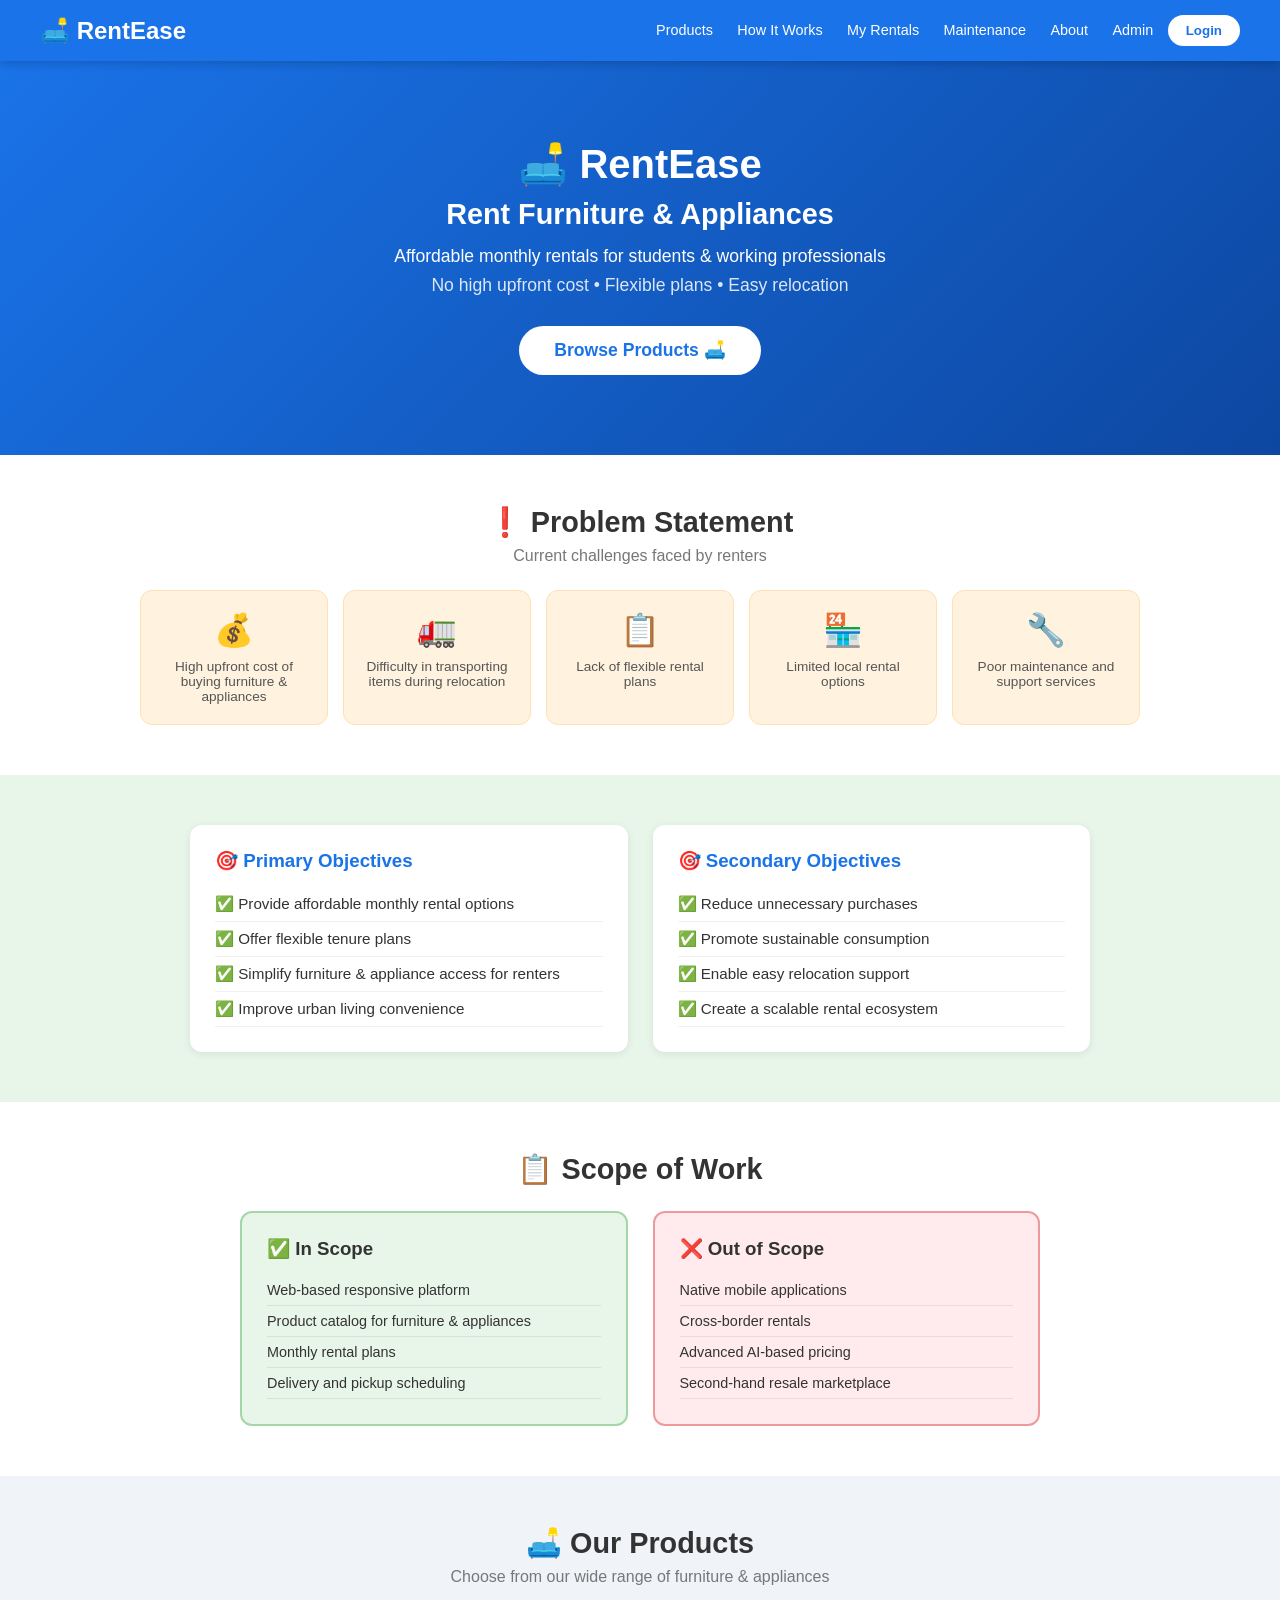
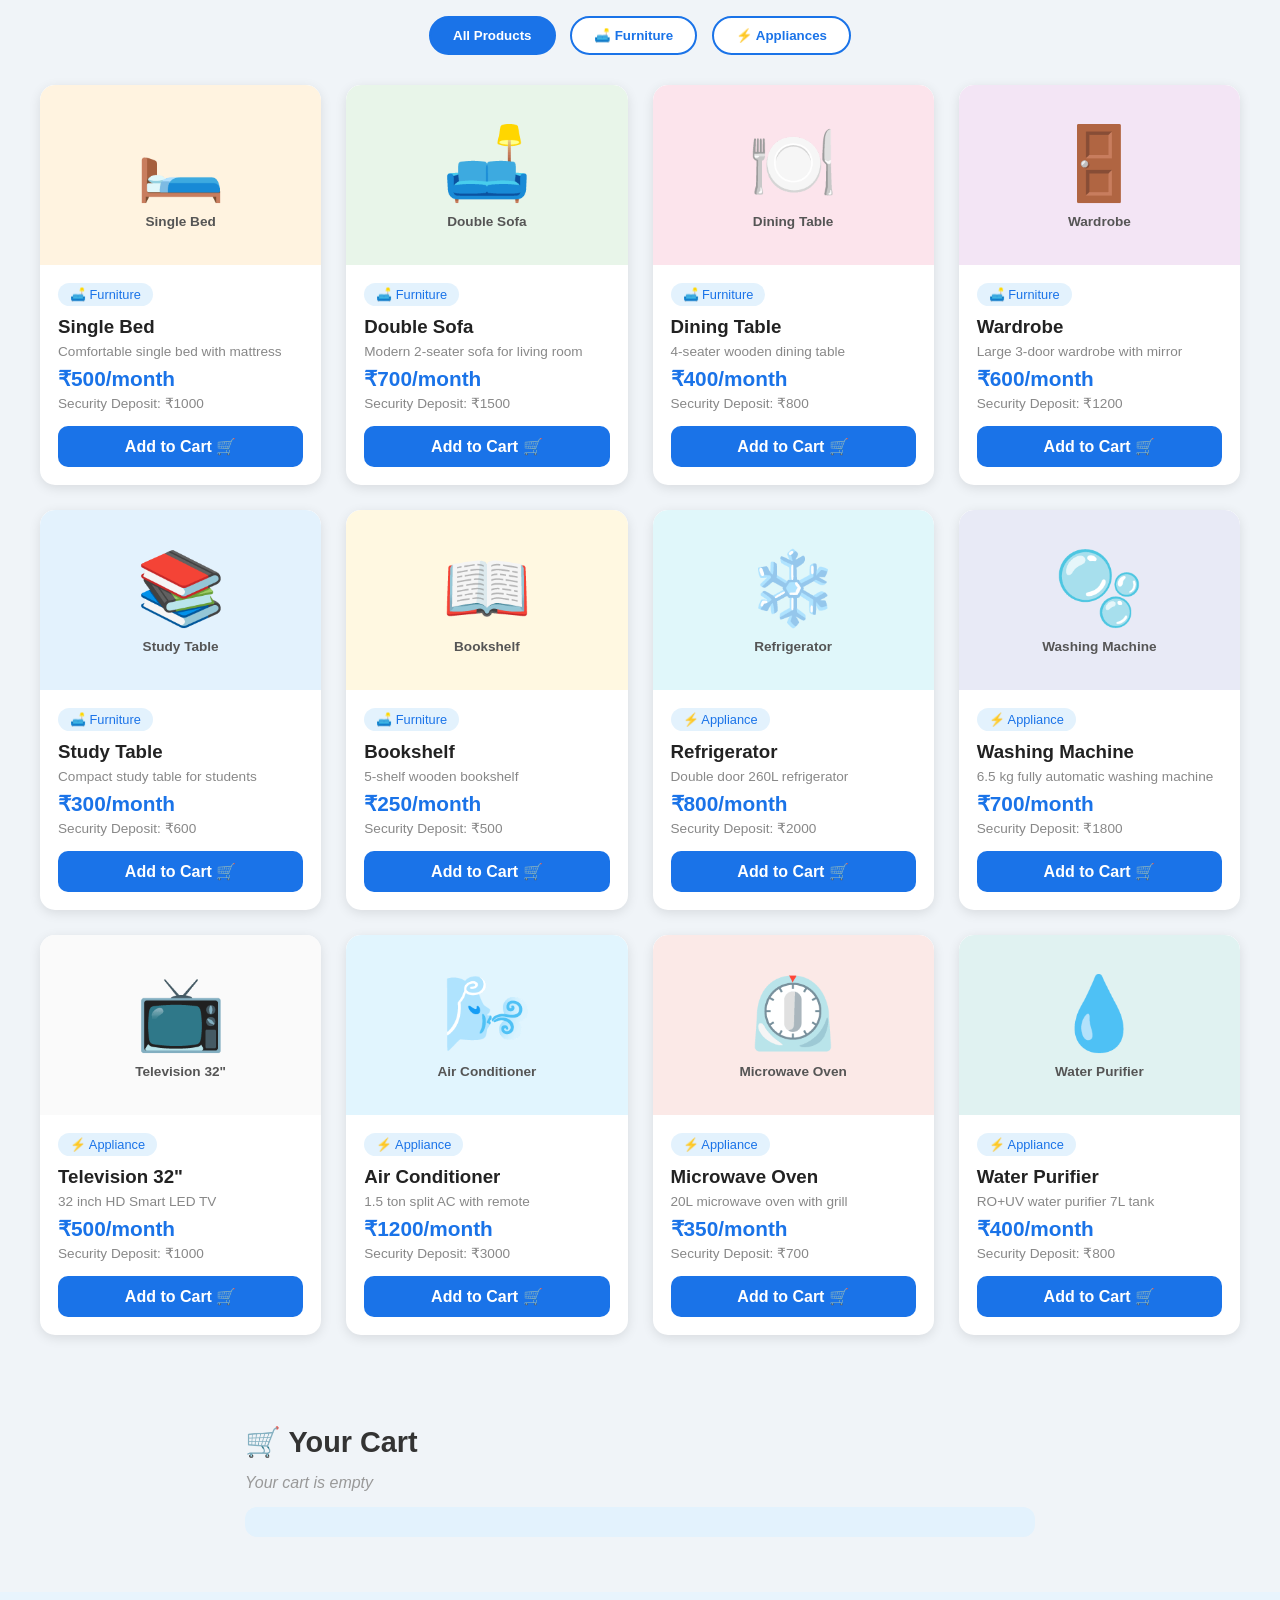
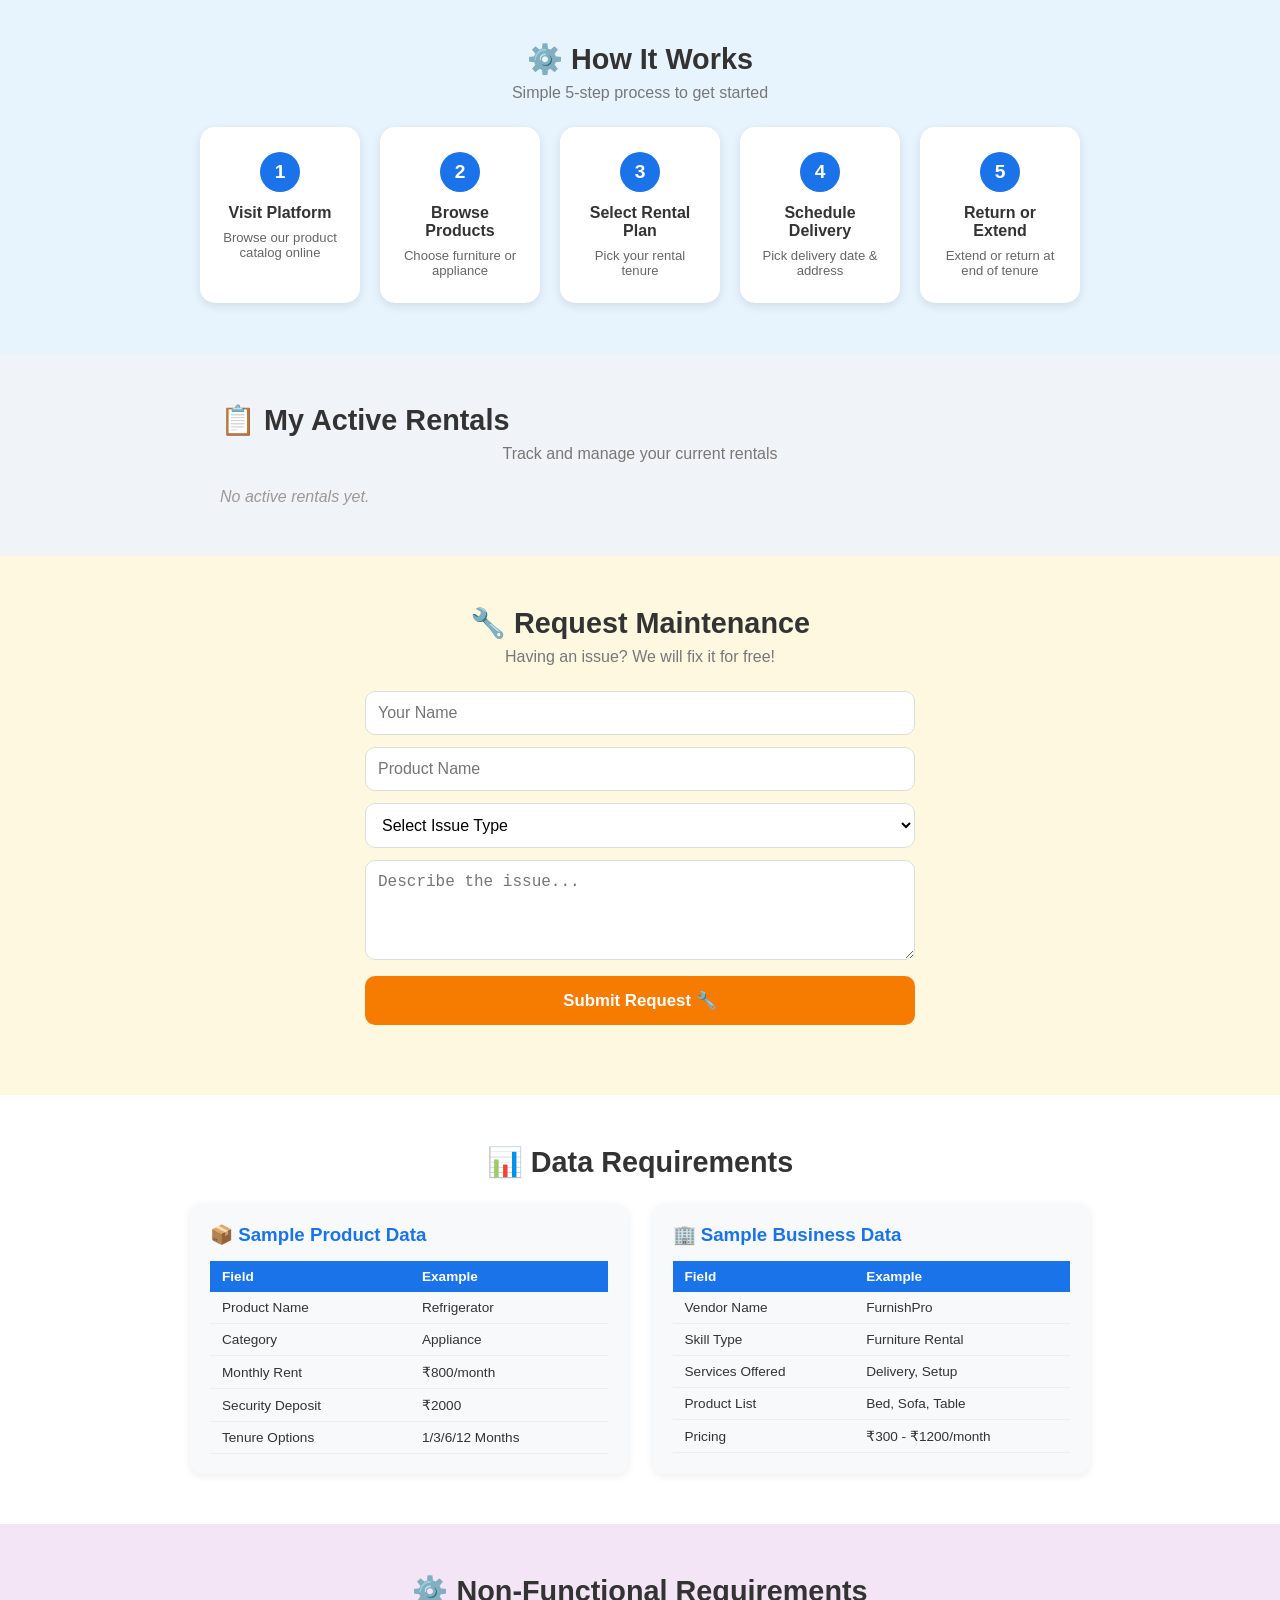
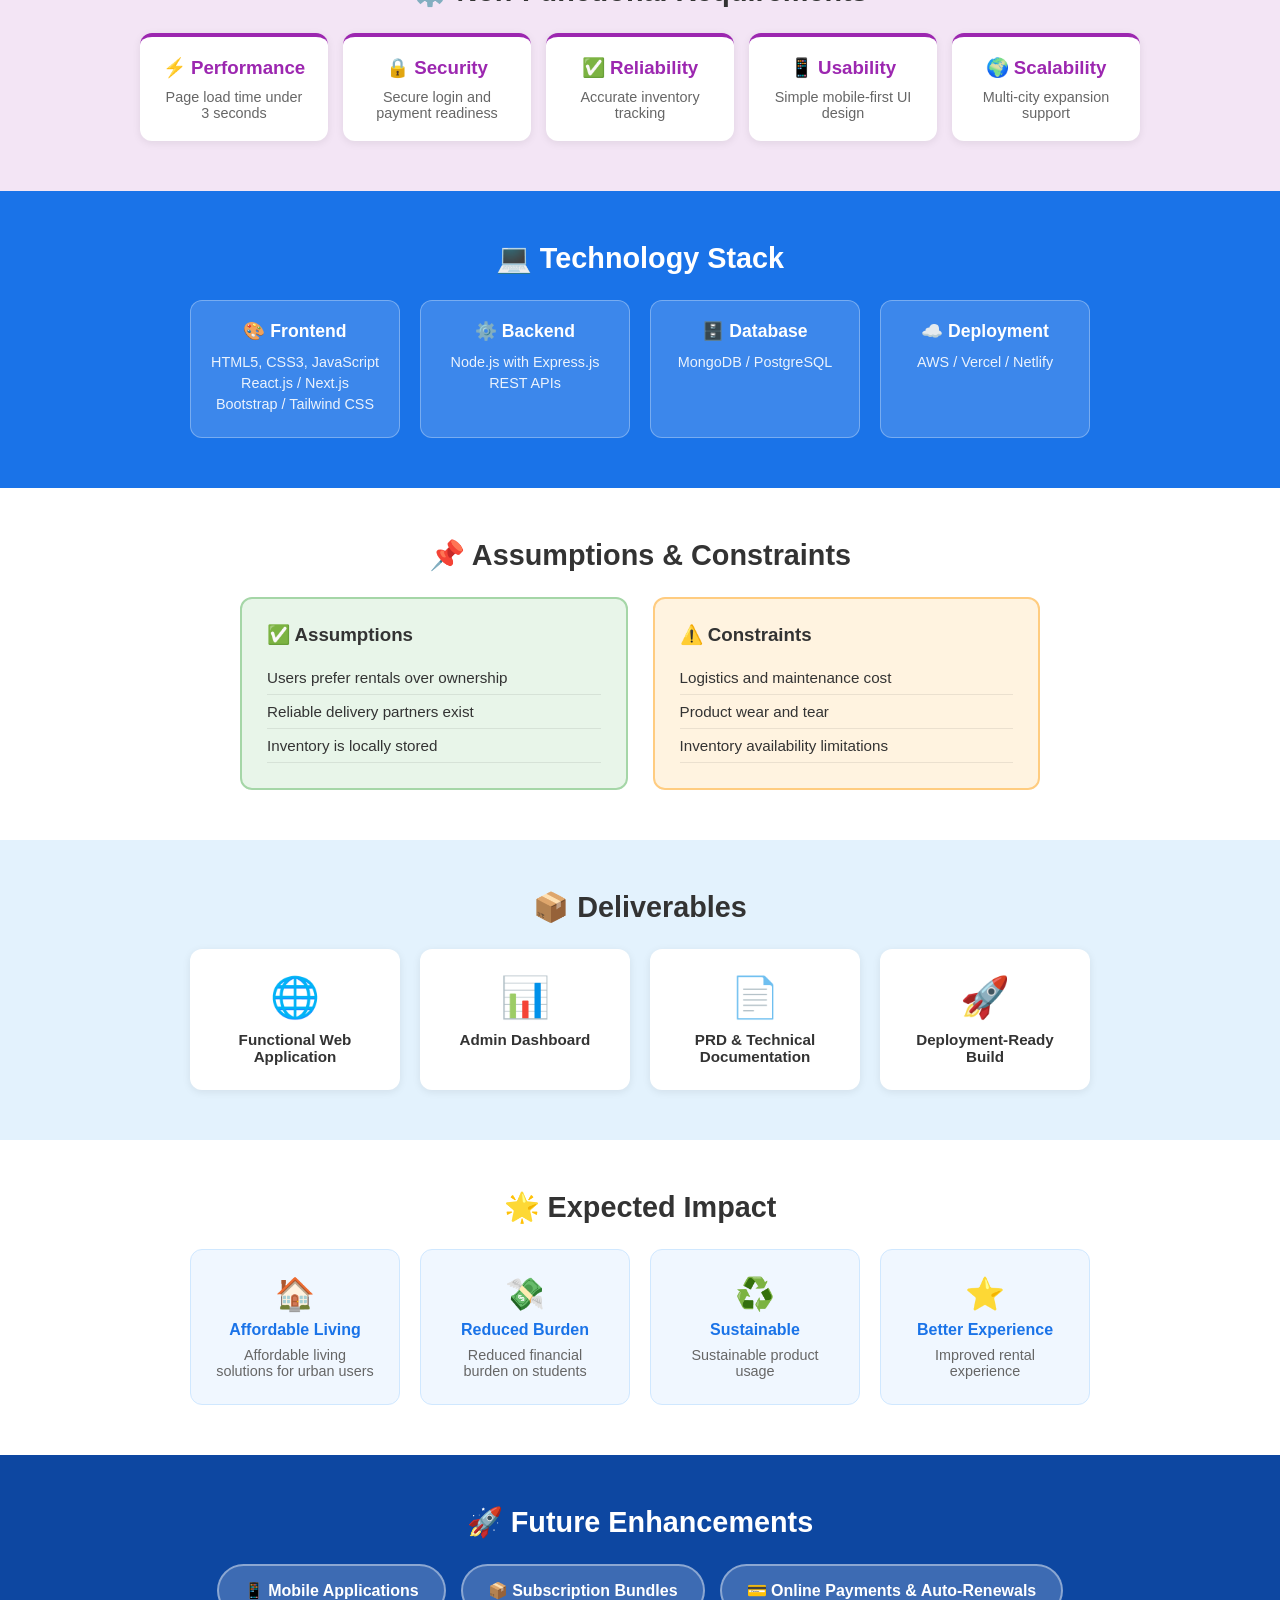
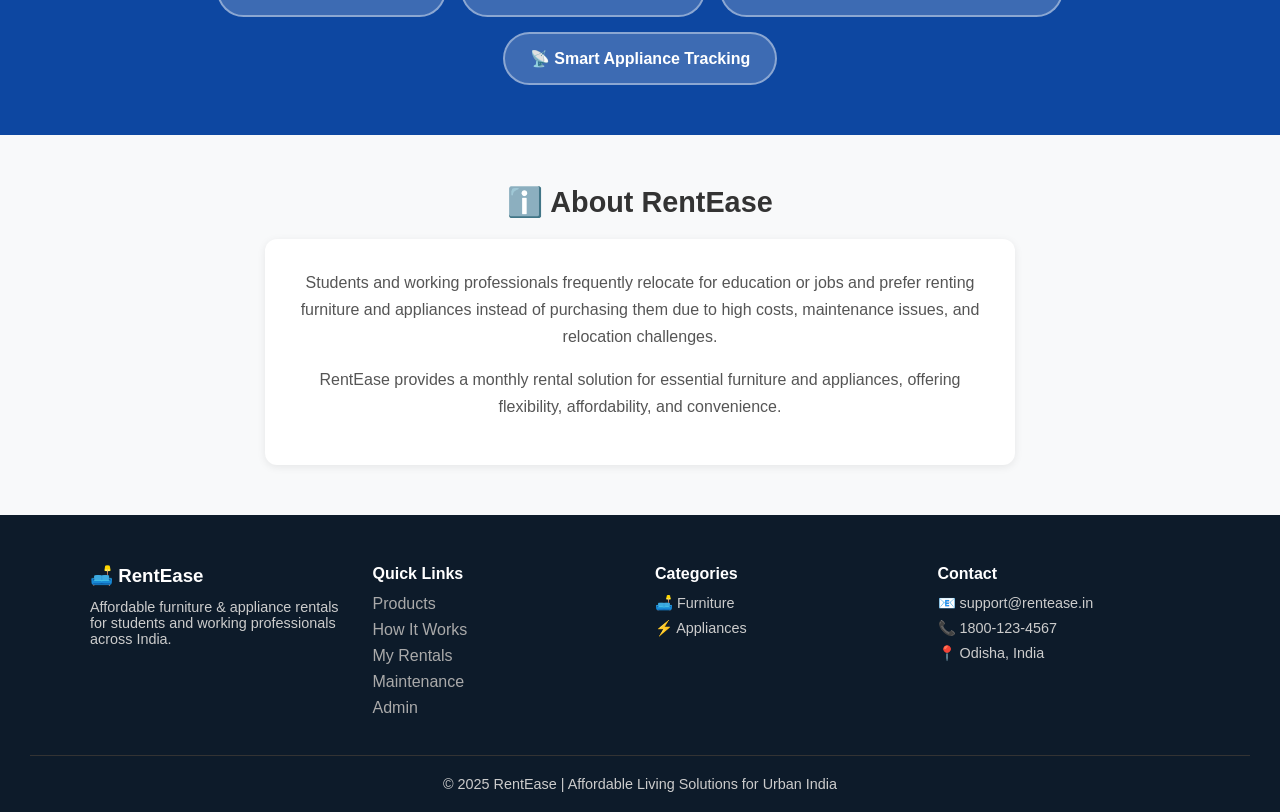
<file: rentease2/index.html>
<!DOCTYPE html>
<html lang="en">
<head>
  <meta charset="UTF-8" />
  <meta name="viewport" content="width=device-width, initial-scale=1.0"/>
  <title>RentEase - Furniture & Appliance Rental</title>
  <link rel="stylesheet" href="style.css" />
</head>
<body>

<!-- NAVBAR -->
<nav class="navbar">
  <div class="logo">🛋️ RentEase</div>
  <div class="nav-links">
    <a href="#products">Products</a>
    <a href="#how">How It Works</a>
    <a href="#rentals">My Rentals</a>
    <a href="#maintenance">Maintenance</a>
    <a href="#about">About</a>
    <a href="admin.html">Admin</a>
    <button onclick="showLogin()" id="loginBtn">Login</button>
  </div>
</nav>

<!-- HERO -->
<section class="hero">
  <div class="hero-content">
    <h1>🛋️ RentEase</h1>
    <h2>Rent Furniture & Appliances</h2>
    <p>Affordable monthly rentals for students & working professionals</p>
    <p class="hero-sub">No high upfront cost • Flexible plans • Easy relocation</p>
    <button onclick="document.getElementById('products').scrollIntoView()">
      Browse Products 🛋️
    </button>
  </div>
</section>

<!-- PROBLEM STATEMENT -->
<section class="problem-section">
  <div class="container">
    <h2>❗ Problem Statement</h2>
    <p class="section-sub">Current challenges faced by renters</p>
    <div class="problem-grid">
      <div class="problem-card">💰<p>High upfront cost of buying furniture & appliances</p></div>
      <div class="problem-card">🚛<p>Difficulty in transporting items during relocation</p></div>
      <div class="problem-card">📋<p>Lack of flexible rental plans</p></div>
      <div class="problem-card">🏪<p>Limited local rental options</p></div>
      <div class="problem-card">🔧<p>Poor maintenance and support services</p></div>
    </div>
  </div>
</section>

<!-- OBJECTIVES -->
<section class="objectives-section">
  <div class="container">
    <div class="obj-grid">
      <div class="obj-box">
        <h3>🎯 Primary Objectives</h3>
        <ul>
          <li>✅ Provide affordable monthly rental options</li>
          <li>✅ Offer flexible tenure plans</li>
          <li>✅ Simplify furniture & appliance access for renters</li>
          <li>✅ Improve urban living convenience</li>
        </ul>
      </div>
      <div class="obj-box">
        <h3>🎯 Secondary Objectives</h3>
        <ul>
          <li>✅ Reduce unnecessary purchases</li>
          <li>✅ Promote sustainable consumption</li>
          <li>✅ Enable easy relocation support</li>
          <li>✅ Create a scalable rental ecosystem</li>
        </ul>
      </div>
    </div>
  </div>
</section>

<!-- SCOPE OF WORK -->
<section class="scope-section">
  <div class="container">
    <h2>📋 Scope of Work</h2>
    <div class="scope-grid">
      <div class="scope-box in-scope">
        <h3>✅ In Scope</h3>
        <ul>
          <li>Web-based responsive platform</li>
          <li>Product catalog for furniture & appliances</li>
          <li>Monthly rental plans</li>
          <li>Delivery and pickup scheduling</li>
        </ul>
      </div>
      <div class="scope-box out-scope">
        <h3>❌ Out of Scope</h3>
        <ul>
          <li>Native mobile applications</li>
          <li>Cross-border rentals</li>
          <li>Advanced AI-based pricing</li>
          <li>Second-hand resale marketplace</li>
        </ul>
      </div>
    </div>
  </div>
</section>

<!-- LOGIN MODAL -->
<div id="loginModal" class="modal hidden">
  <div class="modal-box">
    <h3>🔐 Login / Register</h3>
    <input type="text" id="userName" placeholder="Your Full Name" />
    <input type="email" id="userEmail" placeholder="Email Address" />
    <input type="tel" id="userPhone" placeholder="Phone Number" />
    <input type="password" placeholder="Password" />
    <button onclick="loginUser()">Login / Register</button>
    <button class="close-btn" onclick="closeLogin()">Cancel</button>
  </div>
</div>

<!-- PRODUCTS SECTION -->
<section id="products" class="products-section">
  <h2>🛋️ Our Products</h2>
  <p class="section-sub">Choose from our wide range of furniture & appliances</p>
  <div class="filters">
    <button class="filter-btn active" onclick="filterProducts('all', this)">All Products</button>
    <button class="filter-btn" onclick="filterProducts('furniture', this)">🛋️ Furniture</button>
    <button class="filter-btn" onclick="filterProducts('appliance', this)">⚡ Appliances</button>
  </div>
  <div class="product-grid" id="productGrid"></div>
</section>

<!-- CART SECTION -->
<section class="cart-section">
  <h2>🛒 Your Cart</h2>
  <div id="cartItems"><p class="empty-msg">Your cart is empty</p></div>
  <div id="cartSummary"></div>
  <button onclick="checkout()" id="checkoutBtn" class="hidden checkout-btn">
    Proceed to Checkout →
  </button>
</section>

<!-- CHECKOUT MODAL -->
<div id="checkoutModal" class="modal hidden">
  <div class="modal-box">
    <h3>📦 Delivery Details</h3>
    <input type="text" id="deliveryName" placeholder="Full Name" />
    <input type="text" id="deliveryAddress" placeholder="Full Address with City" />
    <input type="tel" id="deliveryPhone" placeholder="Phone Number" />
    <input type="date" id="deliveryDate" />
    <label>Rental Tenure:</label>
    <select id="tenurePlan" onchange="updateOrderSummary()">
      <option value="1">1 Month</option>
      <option value="3">3 Months (5% off)</option>
      <option value="6">6 Months (10% off)</option>
      <option value="12">12 Months (15% off)</option>
    </select>
    <div id="orderSummaryBox" class="order-summary-box"></div>
    <button onclick="placeOrder()">✅ Place Order</button>
    <button class="close-btn" onclick="closeCheckout()">Cancel</button>
  </div>
</div>

<!-- HOW IT WORKS -->
<section id="how" class="how-section">
  <h2>⚙️ How It Works</h2>
  <p class="section-sub">Simple 5-step process to get started</p>
  <div class="steps">
    <div class="step">
      <div class="step-num">1</div>
      <h4>Visit Platform</h4>
      <p>Browse our product catalog online</p>
    </div>
    <div class="step">
      <div class="step-num">2</div>
      <h4>Browse Products</h4>
      <p>Choose furniture or appliance</p>
    </div>
    <div class="step">
      <div class="step-num">3</div>
      <h4>Select Rental Plan</h4>
      <p>Pick your rental tenure</p>
    </div>
    <div class="step">
      <div class="step-num">4</div>
      <h4>Schedule Delivery</h4>
      <p>Pick delivery date & address</p>
    </div>
    <div class="step">
      <div class="step-num">5</div>
      <h4>Return or Extend</h4>
      <p>Extend or return at end of tenure</p>
    </div>
  </div>
</section>

<!-- MY RENTALS -->
<section id="rentals" class="rentals-section">
  <h2>📋 My Active Rentals</h2>
  <p class="section-sub">Track and manage your current rentals</p>
  <div id="myRentals"><p class="empty-msg">No active rentals yet.</p></div>
</section>

<!-- MAINTENANCE -->
<section id="maintenance" class="maintenance-section">
  <h2>🔧 Request Maintenance</h2>
  <p class="section-sub">Having an issue? We will fix it for free!</p>
  <div class="maintenance-form">
    <input type="text" id="maintName" placeholder="Your Name" />
    <input type="text" id="maintProduct" placeholder="Product Name" />
    <select id="maintIssue">
      <option value="">Select Issue Type</option>
      <option value="Not working">Not Working</option>
      <option value="Physical damage">Physical Damage</option>
      <option value="Missing part">Missing Part</option>
      <option value="Performance issue">Performance Issue</option>
      <option value="Other">Other</option>
    </select>
    <textarea id="maintDesc" placeholder="Describe the issue..."></textarea>
    <button onclick="submitMaintenance()">Submit Request 🔧</button>
  </div>
  <div id="maintRequests"></div>
</section>

<!-- DATA REQUIREMENTS -->
<section class="data-section">
  <div class="container">
    <h2>📊 Data Requirements</h2>
    <div class="data-grid">
      <div class="data-box">
        <h3>📦 Sample Product Data</h3>
        <table class="data-table">
          <tr><th>Field</th><th>Example</th></tr>
          <tr><td>Product Name</td><td>Refrigerator</td></tr>
          <tr><td>Category</td><td>Appliance</td></tr>
          <tr><td>Monthly Rent</td><td>₹800/month</td></tr>
          <tr><td>Security Deposit</td><td>₹2000</td></tr>
          <tr><td>Tenure Options</td><td>1/3/6/12 Months</td></tr>
        </table>
      </div>
      <div class="data-box">
        <h3>🏢 Sample Business Data</h3>
        <table class="data-table">
          <tr><th>Field</th><th>Example</th></tr>
          <tr><td>Vendor Name</td><td>FurnishPro</td></tr>
          <tr><td>Skill Type</td><td>Furniture Rental</td></tr>
          <tr><td>Services Offered</td><td>Delivery, Setup</td></tr>
          <tr><td>Product List</td><td>Bed, Sofa, Table</td></tr>
          <tr><td>Pricing</td><td>₹300 - ₹1200/month</td></tr>
        </table>
      </div>
    </div>
  </div>
</section>

<!-- NON FUNCTIONAL REQUIREMENTS -->
<section class="nfr-section">
  <div class="container">
    <h2>⚙️ Non-Functional Requirements</h2>
    <div class="nfr-grid">
      <div class="nfr-card">
        <h3>⚡ Performance</h3>
        <p>Page load time under 3 seconds</p>
      </div>
      <div class="nfr-card">
        <h3>🔒 Security</h3>
        <p>Secure login and payment readiness</p>
      </div>
      <div class="nfr-card">
        <h3>✅ Reliability</h3>
        <p>Accurate inventory tracking</p>
      </div>
      <div class="nfr-card">
        <h3>📱 Usability</h3>
        <p>Simple mobile-first UI design</p>
      </div>
      <div class="nfr-card">
        <h3>🌍 Scalability</h3>
        <p>Multi-city expansion support</p>
      </div>
    </div>
  </div>
</section>

<!-- TECH STACK -->
<section class="tech-section">
  <div class="container">
    <h2>💻 Technology Stack</h2>
    <div class="tech-grid">
      <div class="tech-card">
        <h3>🎨 Frontend</h3>
        <p>HTML5, CSS3, JavaScript</p>
        <p>React.js / Next.js</p>
        <p>Bootstrap / Tailwind CSS</p>
      </div>
      <div class="tech-card">
        <h3>⚙️ Backend</h3>
        <p>Node.js with Express.js</p>
        <p>REST APIs</p>
      </div>
      <div class="tech-card">
        <h3>🗄️ Database</h3>
        <p>MongoDB / PostgreSQL</p>
      </div>
      <div class="tech-card">
        <h3>☁️ Deployment</h3>
        <p>AWS / Vercel / Netlify</p>
      </div>
    </div>
  </div>
</section>

<!-- ASSUMPTIONS & CONSTRAINTS -->
<section class="ac-section">
  <div class="container">
    <h2>📌 Assumptions & Constraints</h2>
    <div class="ac-grid">
      <div class="ac-box">
        <h3>✅ Assumptions</h3>
        <ul>
          <li>Users prefer rentals over ownership</li>
          <li>Reliable delivery partners exist</li>
          <li>Inventory is locally stored</li>
        </ul>
      </div>
      <div class="ac-box">
        <h3>⚠️ Constraints</h3>
        <ul>
          <li>Logistics and maintenance cost</li>
          <li>Product wear and tear</li>
          <li>Inventory availability limitations</li>
        </ul>
      </div>
    </div>
  </div>
</section>

<!-- DELIVERABLES -->
<section class="deliverables-section">
  <div class="container">
    <h2>📦 Deliverables</h2>
    <div class="deliverables-grid">
      <div class="deliverable-card">🌐<h4>Functional Web Application</h4></div>
      <div class="deliverable-card">📊<h4>Admin Dashboard</h4></div>
      <div class="deliverable-card">📄<h4>PRD & Technical Documentation</h4></div>
      <div class="deliverable-card">🚀<h4>Deployment-Ready Build</h4></div>
    </div>
  </div>
</section>

<!-- EXPECTED IMPACT -->
<section class="impact-section">
  <div class="container">
    <h2>🌟 Expected Impact</h2>
    <div class="impact-grid">
      <div class="impact-card">
        <h3>🏠</h3>
        <h4>Affordable Living</h4>
        <p>Affordable living solutions for urban users</p>
      </div>
      <div class="impact-card">
        <h3>💸</h3>
        <h4>Reduced Burden</h4>
        <p>Reduced financial burden on students</p>
      </div>
      <div class="impact-card">
        <h3>♻️</h3>
        <h4>Sustainable</h4>
        <p>Sustainable product usage</p>
      </div>
      <div class="impact-card">
        <h3>⭐</h3>
        <h4>Better Experience</h4>
        <p>Improved rental experience</p>
      </div>
    </div>
  </div>
</section>

<!-- FUTURE ENHANCEMENTS -->
<section class="future-section">
  <div class="container">
    <h2>🚀 Future Enhancements</h2>
    <div class="future-grid">
      <div class="future-card">📱 Mobile Applications</div>
      <div class="future-card">📦 Subscription Bundles</div>
      <div class="future-card">💳 Online Payments & Auto-Renewals</div>
      <div class="future-card">📡 Smart Appliance Tracking</div>
    </div>
  </div>
</section>

<!-- ABOUT / CONTEXT -->
<section id="about" class="about-section">
  <div class="container">
    <h2>ℹ️ About RentEase</h2>
    <div class="about-content">
      <p>Students and working professionals frequently relocate for education or jobs and prefer renting furniture and appliances instead of purchasing them due to high costs, maintenance issues, and relocation challenges.</p>
      <p>RentEase provides a monthly rental solution for essential furniture and appliances, offering flexibility, affordability, and convenience.</p>
    </div>
  </div>
</section>

<!-- FOOTER -->
<footer>
  <div class="footer-grid">
    <div>
      <h3>🛋️ RentEase</h3>
      <p>Affordable furniture & appliance rentals for students and working professionals across India.</p>
    </div>
    <div>
      <h4>Quick Links</h4>
      <a href="#products">Products</a>
      <a href="#how">How It Works</a>
      <a href="#rentals">My Rentals</a>
      <a href="#maintenance">Maintenance</a>
      <a href="admin.html">Admin</a>
    </div>
    <div>
      <h4>Categories</h4>
      <p>🛋️ Furniture</p>
      <p>⚡ Appliances</p>
    </div>
    <div>
      <h4>Contact</h4>
      <p>📧 support@rentease.in</p>
      <p>📞 1800-123-4567</p>
      <p>📍 Odisha, India</p>
    </div>
  </div>
  <div class="footer-bottom">
    <p>© 2025 RentEase | Affordable Living Solutions for Urban India</p>
  </div>
</footer>

<script src="script.js"></script>
</body>
</html>
</file>
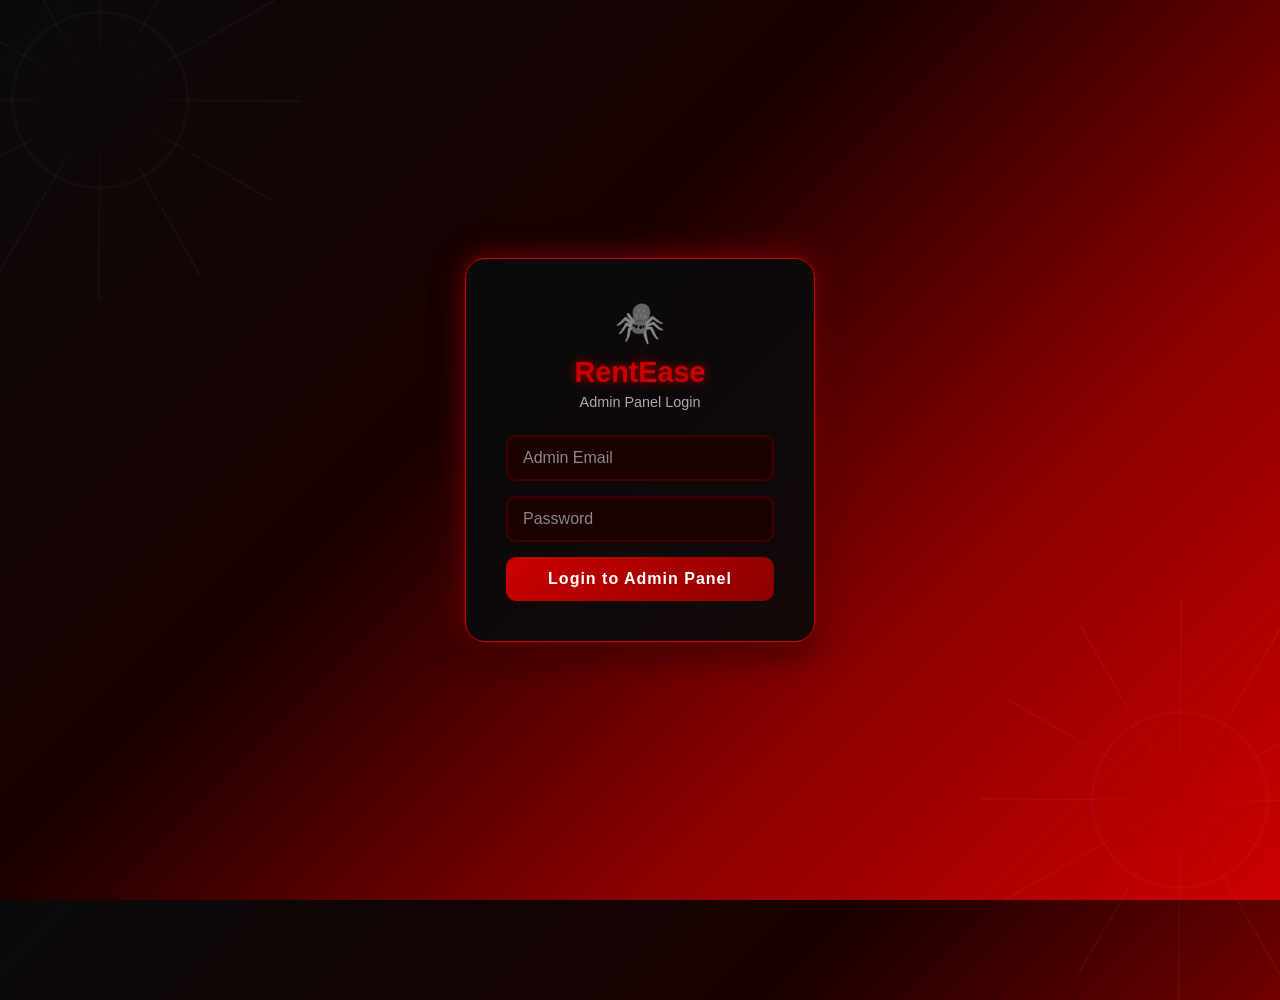
<file: adminlogin.html>
<!DOCTYPE html>
<html>
<head>
<title>RentEase Admin Login</title>
<style>
* { margin:0; padding:0; box-sizing:border-box; }
body {
  background: linear-gradient(135deg, #0a0a0a 0%, #1a0000 40%, #8b0000 70%, #cc0000 100%);
  display: flex;
  justify-content: center;
  align-items: center;
  height: 100vh;
  font-family: Arial;
  position: relative;
  overflow: hidden;
}
body::before {
  content: '';
  position: absolute;
  top: -100px;
  left: -100px;
  width: 400px;
  height: 400px;
  background: radial-gradient(circle, transparent 30%, rgba(255,255,255,0.03) 31%, transparent 32%),
              repeating-conic-gradient(rgba(255,255,255,0.05) 0deg, transparent 1deg, transparent 30deg);
  border-radius: 50%;
}
body::after {
  content: '';
  position: absolute;
  bottom: -100px;
  right: -100px;
  width: 400px;
  height: 400px;
  background: radial-gradient(circle, transparent 30%, rgba(255,255,255,0.03) 31%, transparent 32%),
              repeating-conic-gradient(rgba(255,255,255,0.05) 0deg, transparent 1deg, transparent 30deg);
  border-radius: 50%;
}
.login-box {
  background: rgba(10, 10, 10, 0.92);
  padding: 40px;
  border-radius: 20px;
  width: 350px;
  text-align: center;
  box-shadow: 0 0 30px rgba(204, 0, 0, 0.6), 0 10px 30px rgba(0,0,0,0.8);
  border: 1px solid #cc0000;
  position: relative;
  z-index: 1;
}
.login-box h2 {
  color: #cc0000;
  margin-bottom: 5px;
  font-size: 1.8rem;
  text-shadow: 0 0 10px rgba(204,0,0,0.8);
}
.login-box .subtitle {
  color: #aaa;
  margin-bottom: 25px;
  font-size: 0.9rem;
}
.spider-icon {
  font-size: 2.5rem;
  margin-bottom: 10px;
  display: block;
}
input {
  width: 100%;
  padding: 12px 15px;
  margin-bottom: 15px;
  border: 2px solid #440000;
  border-radius: 10px;
  font-size: 1rem;
  outline: none;
  background: #1a0000;
  color: #fff;
}
input::placeholder { color: #888; }
input:focus {
  border-color: #cc0000;
  box-shadow: 0 0 8px rgba(204,0,0,0.4);
}
button {
  width: 100%;
  padding: 13px;
  background: linear-gradient(135deg, #cc0000, #8b0000);
  color: white;
  border: none;
  border-radius: 10px;
  font-size: 1rem;
  font-weight: bold;
  cursor: pointer;
  letter-spacing: 1px;
  transition: all 0.3s;
}
button:hover {
  background: linear-gradient(135deg, #ff0000, #cc0000);
  box-shadow: 0 0 15px rgba(204,0,0,0.7);
  transform: translateY(-2px);
}
.error {
  color: #ff4444;
  font-size: 0.85rem;
  margin-top: 10px;
  display: none;
}
</style>
</head>
<body>

<div class="login-box">
  <span class="spider-icon">🕷️</span>
  <h2>RentEase</h2>
  <p class="subtitle">Admin Panel Login</p>

  <input type="email" id="email" placeholder="Admin Email"/>
  <input type="password" id="pass" placeholder="Password"/>

  <button onclick="adminLogin()">Login to Admin Panel</button>

  <p class="error" id="errMsg">❌ Wrong Email or Password!</p>
</div>

<script>
function adminLogin() {
  const email = document.getElementById("email").value;
  const pass = document.getElementById("pass").value;
  if(email === "bikashbarik3939@gmail.com" && pass === "bikash123") {
    sessionStorage.setItem("adminLogged", "yes");
    window.location.href = "admin.html";
  } else {
    document.getElementById("errMsg").style.display = "block";
  }
}
</script>
</body>
</html>
</file>
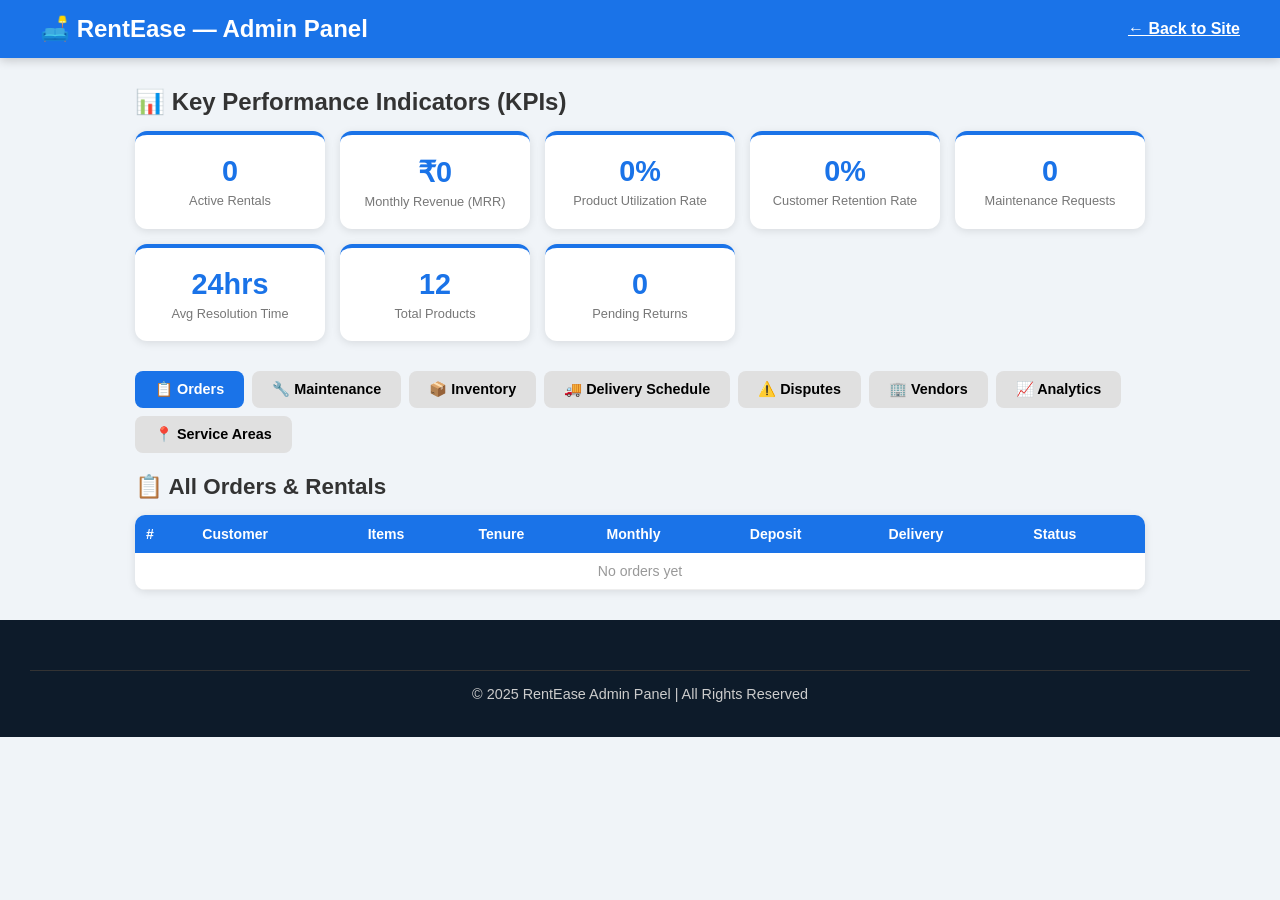
<file: rentease2/admin.html>
<!DOCTYPE html>
<html lang="en">
<head>
  <meta charset="UTF-8"/>
  <title>RentEase - Admin Dashboard</title>
  <link rel="stylesheet" href="style.css"/>
  <style>
    .admin-wrap { max-width: 1050px; margin: 30px auto; padding: 0 20px; }
    .kpi-grid { display: grid; grid-template-columns: repeat(auto-fill, minmax(160px, 1fr)); gap: 15px; margin-bottom: 30px; }
    .kpi-card { background: white; padding: 20px; border-radius: 12px; text-align: center; box-shadow: 0 2px 8px rgba(0,0,0,0.1); border-top: 4px solid #1a73e8; }
    .kpi-card h3 { font-size: 1.8rem; color: #1a73e8; }
    .kpi-card p { color: #777; font-size: 0.8rem; margin-top: 5px; }
    table { width: 100%; border-collapse: collapse; background: white; border-radius: 10px; overflow: hidden; box-shadow: 0 2px 8px rgba(0,0,0,0.1); }
    th { background: #1a73e8; color: white; padding: 11px; text-align: left; font-size: 0.88rem; }
    td { padding: 10px 11px; border-bottom: 1px solid #eee; font-size: 0.88rem; }
    tr:hover { background: #f0f7ff; }
    .tab-btns { margin-bottom: 20px; display: flex; flex-wrap: wrap; gap: 8px; }
    .tab-btn { padding: 10px 20px; border: none; background: #e0e0e0; border-radius: 8px; cursor: pointer; font-size: 0.9rem; font-weight: bold; }
    .tab-btn.active { background: #1a73e8; color: white; }
    .tab-content { display: none; }
    .tab-content.active { display: block; }
    .admin-section { margin-bottom: 30px; }
    .admin-section h2 { margin-bottom: 15px; font-size: 1.4rem; }
    .status-active { color: green; font-weight: bold; }
    .status-return { color: orange; font-weight: bold; }
    .status-pending { color: #e65100; font-weight: bold; }
    .status-resolved { color: green; font-weight: bold; }
    .service-area { background: white; padding: 12px 18px; border-radius: 10px; margin-bottom: 10px; display: flex; justify-content: space-between; align-items: center; box-shadow: 0 1px 4px rgba(0,0,0,0.08); }
    .analytics-grid { display: grid; grid-template-columns: repeat(auto-fill, minmax(220px, 1fr)); gap: 20px; margin-bottom: 25px; }
    .analytics-card { background: white; padding: 20px; border-radius: 12px; box-shadow: 0 2px 8px rgba(0,0,0,0.08); border-left: 5px solid #1a73e8; }
    .analytics-card h4 { color: #777; font-size: 0.85rem; margin-bottom: 8px; }
    .analytics-card h2 { color: #1a73e8; font-size: 1.8rem; }
    .analytics-card p { color: #999; font-size: 0.8rem; margin-top: 5px; }
    .vendor-card { background: white; padding: 20px; border-radius: 12px; margin-bottom: 15px; box-shadow: 0 2px 8px rgba(0,0,0,0.08); border-left: 5px solid #9c27b0; }
    .vendor-card h4 { color: #9c27b0; margin-bottom: 10px; }
    .vendor-card p { font-size: 0.9rem; color: #555; margin-bottom: 5px; }
    .dispute-card { background: white; padding: 20px; border-radius: 12px; margin-bottom: 15px; box-shadow: 0 2px 8px rgba(0,0,0,0.08); border-left: 5px solid #e53935; }
    .dispute-card h4 { color: #e53935; margin-bottom: 10px; }
    .resolve-btn { background: #1a73e8; color: white; border: none; padding: 7px 14px; border-radius: 6px; cursor: pointer; margin-right: 5px; }
    .schedule-card { background: white; padding: 15px 20px; border-radius: 12px; margin-bottom: 12px; box-shadow: 0 2px 6px rgba(0,0,0,0.08); display: flex; justify-content: space-between; align-items: center; }
  </style>
</head>
<body>

<nav class="navbar">
  <div class="logo">🛋️ RentEase — Admin Panel</div>
  <a href="index.html" style="color:white;font-weight:bold">← Back to Site</a>
</nav>

<div class="admin-wrap">

  <!-- KPI CARDS -->
  <h2 style="margin-bottom:15px">📊 Key Performance Indicators (KPIs)</h2>
  <div class="kpi-grid">
    <div class="kpi-card"><h3 id="kpiOrders">0</h3><p>Active Rentals</p></div>
    <div class="kpi-card"><h3 id="kpiMRR">₹0</h3><p>Monthly Revenue (MRR)</p></div>
    <div class="kpi-card"><h3 id="kpiUtil">0%</h3><p>Product Utilization Rate</p></div>
    <div class="kpi-card"><h3 id="kpiRetention">0%</h3><p>Customer Retention Rate</p></div>
    <div class="kpi-card"><h3 id="kpiMaint">0</h3><p>Maintenance Requests</p></div>
    <div class="kpi-card"><h3 id="kpiResTime">24hrs</h3><p>Avg Resolution Time</p></div>
    <div class="kpi-card"><h3>12</h3><p>Total Products</p></div>
    <div class="kpi-card"><h3 id="kpiReturns">0</h3><p>Pending Returns</p></div>
  </div>

  <!-- TABS -->
  <div class="tab-btns">
    <button class="tab-btn active" onclick="showTab('orders',this)">📋 Orders</button>
    <button class="tab-btn" onclick="showTab('maintenance',this)">🔧 Maintenance</button>
    <button class="tab-btn" onclick="showTab('inventory',this)">📦 Inventory</button>
    <button class="tab-btn" onclick="showTab('schedule',this)">🚚 Delivery Schedule</button>
    <button class="tab-btn" onclick="showTab('disputes',this)">⚠️ Disputes</button>
    <button class="tab-btn" onclick="showTab('vendors',this)">🏢 Vendors</button>
    <button class="tab-btn" onclick="showTab('analytics',this)">📈 Analytics</button>
    <button class="tab-btn" onclick="showTab('areas',this)">📍 Service Areas</button>
  </div>

  <!-- ORDERS TAB -->
  <div id="tab-orders" class="tab-content active admin-section">
    <h2>📋 All Orders & Rentals</h2>
    <table>
      <thead>
        <tr><th>#</th><th>Customer</th><th>Items</th><th>Tenure</th><th>Monthly</th><th>Deposit</th><th>Delivery</th><th>Status</th></tr>
      </thead>
      <tbody id="ordersTable">
        <tr><td colspan="8" style="text-align:center;color:#999">No orders yet</td></tr>
      </tbody>
    </table>
  </div>

  <!-- MAINTENANCE TAB -->
  <div id="tab-maintenance" class="tab-content admin-section">
    <h2>🔧 Maintenance Requests</h2>
    <table>
      <thead>
        <tr><th>#</th><th>Customer</th><th>Product</th><th>Issue</th><th>Description</th><th>Status</th><th>Action</th></tr>
      </thead>
      <tbody id="maintTable">
        <tr><td colspan="7" style="text-align:center;color:#999">No requests</td></tr>
      </tbody>
    </table>
  </div>

  <!-- INVENTORY TAB -->
  <div id="tab-inventory" class="tab-content admin-section">
    <h2>📦 Product Inventory & Availability</h2>
    <table>
      <thead>
        <tr><th>#</th><th>Product</th><th>Category</th><th>Monthly Rent</th><th>Deposit</th><th>Availability</th></tr>
      </thead>
      <tbody id="inventoryTable"></tbody>
    </table>
  </div>

  <!-- DELIVERY SCHEDULE TAB -->
  <div id="tab-schedule" class="tab-content admin-section">
    <h2>🚚 Delivery & Pickup Schedule</h2>
    <div id="scheduleList">
      <p style="color:#999">No scheduled deliveries yet.</p>
    </div>
  </div>

  <!-- DISPUTES TAB -->
  <div id="tab-disputes" class="tab-content admin-section">
    <h2>⚠️ Disputes & Damage Claims</h2>
    <div class="dispute-card">
      <h4>🔴 Case #001 - Minor Damage</h4>
      <p>Customer: Rahul Sharma</p>
      <p>Product: Washing Machine</p>
      <p>Issue: Small dent found during return inspection</p>
      <p>Claim Amount: ₹500</p>
      <button class="resolve-btn" onclick="alert('Dispute resolved!')">✅ Resolve</button>
    </div>
    <div class="dispute-card">
      <h4>🔴 Case #002 - Non-Return</h4>
      <p>Customer: Priya Patel</p>
      <p>Product: Refrigerator</p>
      <p>Issue: Customer delayed return by 5 days</p>
      <p>Claim Amount: ₹1000 (penalty)</p>
      <button class="resolve-btn" onclick="alert('Dispute resolved!')">✅ Resolve</button>
    </div>
    <div id="disputeFromOrders"></div>
  </div>

  <!-- VENDORS TAB -->
  <div id="tab-vendors" class="tab-content admin-section">
    <h2>🏢 Vendor / Business Data</h2>
    <div class="vendor-card">
      <h4>🏢 FurnishPro Rentals</h4>
      <p>📋 Skill Type: Furniture Rental & Setup</p>
      <p>🛠️ Services: Delivery, Installation, Pickup</p>
      <p>📦 Products: Bed, Sofa, Dining Table, Wardrobe</p>
      <p>💰 Pricing: ₹250 - ₹700/month</p>
      <p style="color:green;font-weight:bold">● Active Partner</p>
    </div>
    <div class="vendor-card">
      <h4>🏢 ApplianceHub Services</h4>
      <p>📋 Skill Type: Appliance Rental & Maintenance</p>
      <p>🛠️ Services: Delivery, Demo, Repair, Pickup</p>
      <p>📦 Products: Fridge, AC, TV, Washing Machine</p>
      <p>💰 Pricing: ₹350 - ₹1200/month</p>
      <p style="color:green;font-weight:bold">● Active Partner</p>
    </div>
    <div class="vendor-card">
      <h4>🏢 QuickFix Maintenance</h4>
      <p>📋 Skill Type: Repair & Maintenance</p>
      <p>🛠️ Services: On-site repair, spare parts</p>
      <p>📦 Products: All appliances</p>
      <p>💰 Pricing: ₹200 - ₹500/visit</p>
      <p style="color:green;font-weight:bold">● Active Partner</p>
    </div>
  </div>

  <!-- ANALYTICS TAB -->
  <div id="tab-analytics" class="tab-content admin-section">
    <h2>📈 Reports & Analytics</h2>
    <div class="analytics-grid">
      <div class="analytics-card">
        <h4>Total Revenue (All Time)</h4>
        <h2 id="anaTotal">₹0</h2>
        <p>From all completed rentals</p>
      </div>
      <div class="analytics-card">
        <h4>Most Rented Product</h4>
        <h2 id="anaMost">-</h2>
        <p>Based on order history</p>
      </div>
      <div class="analytics-card">
        <h4>Total Customers</h4>
        <h2 id="anaCust">0</h2>
        <p>Unique customers served</p>
      </div>
      <div class="analytics-card">
        <h4>Maintenance Resolved</h4>
        <h2 id="anaResolved">0</h2>
        <p>Successfully fixed issues</p>
      </div>
    </div>
    <h3 style="margin-bottom:15px">📋 Category Wise Orders</h3>
    <table>
      <thead>
        <tr><th>Category</th><th>Total Orders</th><th>Revenue</th><th>%Share</th></tr>
      </thead>
      <tbody id="categoryTable"></tbody>
    </table>
  </div>

  <!-- SERVICE AREAS TAB -->
  <div id="tab-areas" class="tab-content admin-section">
    <h2>📍 Service Areas</h2>
    <div id="serviceAreas"></div>
  </div>

</div>

<footer>
  <div class="footer-bottom" style="background:#0d1b2a;color:#ccc;padding:15px;text-align:center">
    © 2025 RentEase Admin Panel | All Rights Reserved
  </div>
</footer>

<script>
const orders = JSON.parse(localStorage.getItem("rentease_orders") || "[]");
const maintenance = JSON.parse(localStorage.getItem("rentease_maintenance") || "[]");

const products = [
  { id:1, name:"Single Bed", category:"Furniture", rent:500, deposit:1000 },
  { id:2, name:"Double Sofa", category:"Furniture", rent:700, deposit:1500 },
  { id:3, name:"Dining Table", category:"Furniture", rent:400, deposit:800 },
  { id:4, name:"Wardrobe", category:"Furniture", rent:600, deposit:1200 },
  { id:5, name:"Study Table", category:"Furniture", rent:300, deposit:600 },
  { id:6, name:"Bookshelf", category:"Furniture", rent:250, deposit:500 },
  { id:7, name:"Refrigerator", category:"Appliance", rent:800, deposit:2000 },
  { id:8, name:"Washing Machine", category:"Appliance", rent:700, deposit:1800 },
  { id:9, name:'Television 32"', category:"Appliance", rent:500, deposit:1000 },
  { id:10, name:"Air Conditioner", category:"Appliance", rent:1200, deposit:3000 },
  { id:11, name:"Microwave Oven", category:"Appliance", rent:350, deposit:700 },
  { id:12, name:"Water Purifier", category:"Appliance", rent:400, deposit:800 },
];

const serviceAreas = ["Bhubaneswar","Cuttack","Puri","Rourkela","Sambalpur","Berhampur","Hyderabad","Bangalore","Pune","Chennai"];

// KPIs
const activeOrders = orders.filter(o => o.status === "Active" || o.status === "Extended");
const mrr = orders.reduce((s,o) => s + (o.monthlyRent || 0), 0);
const returns = orders.filter(o => o.status === "Return Scheduled").length;
const utilRate = Math.round((orders.length / (products.length * 2)) * 100);
const retention = orders.length > 1 ? Math.round((orders.length / (orders.length + 2)) * 100) : 0;

document.getElementById("kpiOrders").textContent = activeOrders.length;
document.getElementById("kpiMRR").textContent = `₹${mrr}`;
document.getElementById("kpiUtil").textContent = `${Math.min(utilRate, 100)}%`;
document.getElementById("kpiRetention").textContent = `${retention}%`;
document.getElementById("kpiMaint").textContent = maintenance.length;
document.getElementById("kpiReturns").textContent = returns;

// Orders Table
const ordersTable = document.getElementById("ordersTable");
if (orders.length > 0) {
  ordersTable.innerHTML = orders.map((o,i) => `
    <tr>
      <td>${i+1}</td>
      <td>${o.customer}<br><small style="color:#999">${o.phone||""}</small></td>
      <td>${o.items.map(x=>x.name).join(", ")}</td>
      <td>${o.tenure}</td>
      <td>₹${o.monthlyRent}</td>
      <td>₹${o.deposit}</td>
      <td>${o.deliveryDate}</td>
      <td class="${o.status==="Active"?"status-active":o.status==="Return Scheduled"?"status-return":"status-active"}">${o.status}</td>
    </tr>
  `).join("");
}

// Maintenance Table
const maintTable = document.getElementById("maintTable");
if (maintenance.length > 0) {
  maintTable.innerHTML = maintenance.map((m,i) => `
    <tr>
      <td>${i+1}</td>
      <td>${m.name}</td>
      <td>${m.product}</td>
      <td>${m.issue}</td>
      <td>${m.desc}</td>
      <td class="${m.status==="Resolved"?"status-resolved":"status-pending"}">${m.status}</td>
      <td><button class="resolve-btn" onclick="resolveMaint(${i})">Resolve ✓</button></td>
    </tr>
  `).join("");
}

// Inventory
document.getElementById("inventoryTable").innerHTML = products.map((p,i) => `
  <tr>
    <td>${i+1}</td>
    <td>${p.name}</td>
    <td>${p.category}</td>
    <td>₹${p.rent}/month</td>
    <td>₹${p.deposit}</td>
    <td style="color:green;font-weight:bold">● Available</td>
  </tr>
`).join("");

// Delivery Schedule
const scheduleList = document.getElementById("scheduleList");
if (orders.length > 0) {
  scheduleList.innerHTML = orders.map((o,i) => `
    <div class="schedule-card">
      <div>
        <strong>${o.customer}</strong>
        <p style="font-size:0.85rem;color:#777">${o.items.map(x=>x.name).join(", ")}</p>
        <p style="font-size:0.85rem;color:#777">📍 ${o.address}</p>
      </div>
      <div style="text-align:right">
        <p style="font-weight:bold;color:#1a73e8">📅 ${o.deliveryDate}</p>
        <p style="font-size:0.85rem;color:${o.status==="Return Scheduled"?"orange":"green"}">${o.status}</p>
      </div>
    </div>
  `).join("");
}

// Analytics
const totalRevenue = orders.reduce((s,o) => s + (o.monthlyRent * parseInt(o.tenure) || 0), 0);
document.getElementById("anaTotal").textContent = `₹${totalRevenue}`;
document.getElementById("anaCust").textContent = orders.length;
const resolved = maintenance.filter(m => m.status === "Resolved").length;
document.getElementById("anaResolved").textContent = resolved;

// Most rented
if (orders.length > 0) {
  const itemCount = {};
  orders.forEach(o => o.items.forEach(item => {
    itemCount[item.name] = (itemCount[item.name] || 0) + 1;
  }));
  const most = Object.keys(itemCount).sort((a,b) => itemCount[b]-itemCount[a])[0];
  document.getElementById("anaMost").textContent = most || "-";
}

// Category table
const furnitureOrders = orders.filter(o => o.items.some(i => i.category === "furniture"));
const applianceOrders = orders.filter(o => o.items.some(i => i.category === "appliance"));
const furRev = furnitureOrders.reduce((s,o) => s + (o.monthlyRent||0), 0);
const appRev = applianceOrders.reduce((s,o) => s + (o.monthlyRent||0), 0);
const total = furRev + appRev || 1;
document.getElementById("categoryTable").innerHTML = `
  <tr><td>🛋️ Furniture</td><td>${furnitureOrders.length}</td><td>₹${furRev}</td><td>${Math.round(furRev/total*100)}%</td></tr>
  <tr><td>⚡ Appliances</td><td>${applianceOrders.length}</td><td>₹${appRev}</td><td>${Math.round(appRev/total*100)}%</td></tr>
`;

// Service Areas
document.getElementById("serviceAreas").innerHTML = serviceAreas.map(area => `
  <div class="service-area">
    <span>📍 ${area}</span>
    <span style="color:green;font-weight:bold">● Active</span>
  </div>
`).join("");

// Tabs
function showTab(name, btn) {
  document.querySelectorAll(".tab-content").forEach(t => t.classList.remove("active"));
  document.querySelectorAll(".tab-btn").forEach(b => b.classList.remove("active"));
  document.getElementById("tab-"+name).classList.add("active");
  btn.classList.add("active");
}

function resolveMaint(index) {
  const data = JSON.parse(localStorage.getItem("rentease_maintenance") || "[]");
  data[index].status = "Resolved";
  localStorage.setItem("rentease_maintenance", JSON.stringify(data));
  location.reload();
}
</script>
</body>
</html>
</file>
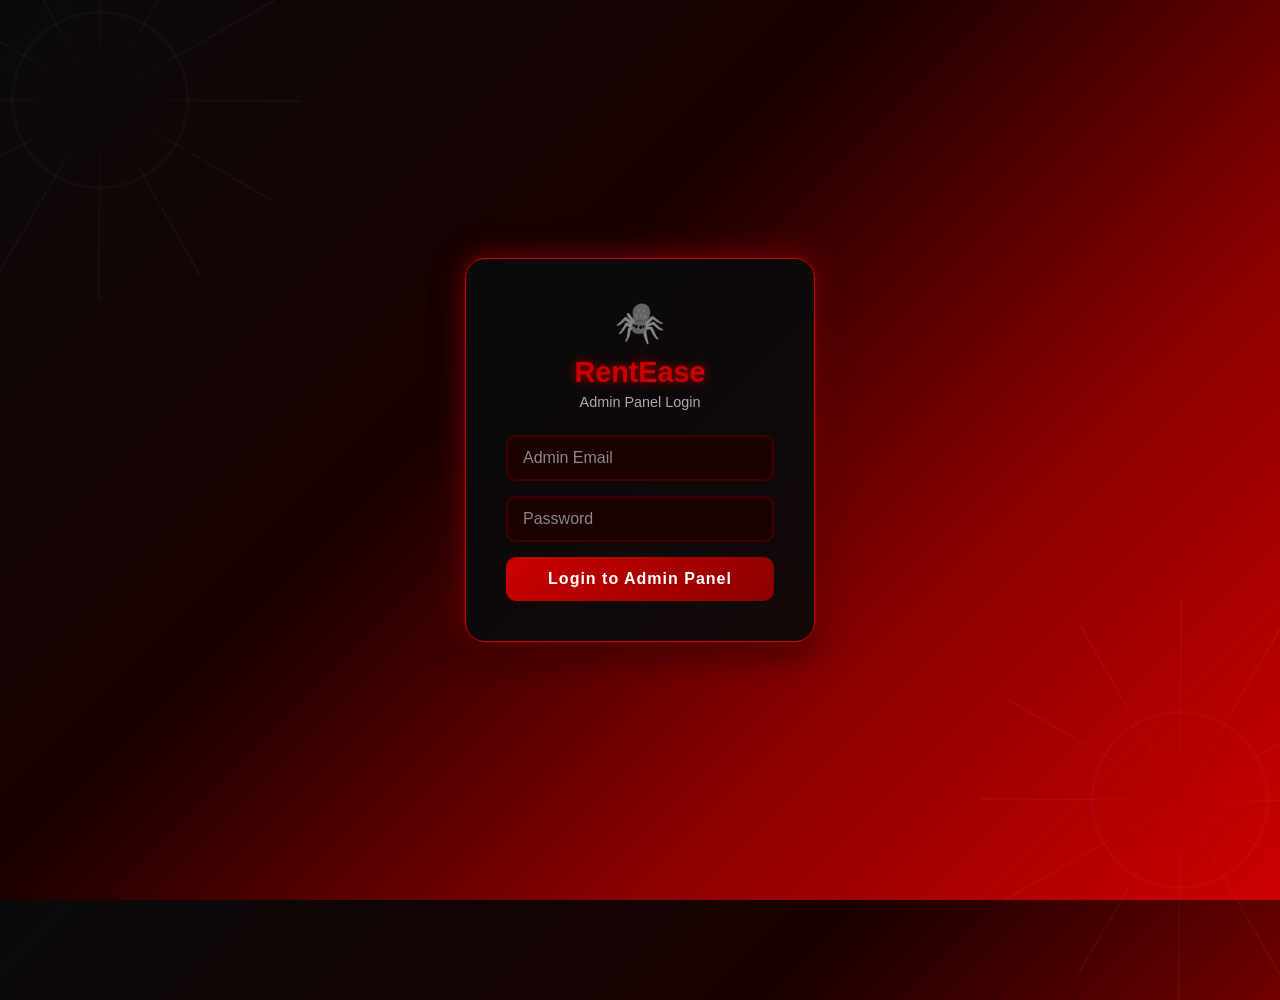
<file: rentease2/adminlogin.html>
<!DOCTYPE html>
<html>
<head>
<title>RentEase Admin Login</title>
<style>
* { margin:0; padding:0; box-sizing:border-box; }
body {
  background: linear-gradient(135deg, #0a0a0a 0%, #1a0000 40%, #8b0000 70%, #cc0000 100%);
  display: flex;
  justify-content: center;
  align-items: center;
  height: 100vh;
  font-family: Arial;
  position: relative;
  overflow: hidden;
}
body::before {
  content: '';
  position: absolute;
  top: -100px;
  left: -100px;
  width: 400px;
  height: 400px;
  background: radial-gradient(circle, transparent 30%, rgba(255,255,255,0.03) 31%, transparent 32%),
              repeating-conic-gradient(rgba(255,255,255,0.05) 0deg, transparent 1deg, transparent 30deg);
  border-radius: 50%;
}
body::after {
  content: '';
  position: absolute;
  bottom: -100px;
  right: -100px;
  width: 400px;
  height: 400px;
  background: radial-gradient(circle, transparent 30%, rgba(255,255,255,0.03) 31%, transparent 32%),
              repeating-conic-gradient(rgba(255,255,255,0.05) 0deg, transparent 1deg, transparent 30deg);
  border-radius: 50%;
}
.login-box {
  background: rgba(10, 10, 10, 0.92);
  padding: 40px;
  border-radius: 20px;
  width: 350px;
  text-align: center;
  box-shadow: 0 0 30px rgba(204, 0, 0, 0.6), 0 10px 30px rgba(0,0,0,0.8);
  border: 1px solid #cc0000;
  position: relative;
  z-index: 1;
}
.login-box h2 {
  color: #cc0000;
  margin-bottom: 5px;
  font-size: 1.8rem;
  text-shadow: 0 0 10px rgba(204,0,0,0.8);
}
.login-box .subtitle {
  color: #aaa;
  margin-bottom: 25px;
  font-size: 0.9rem;
}
.spider-icon {
  font-size: 2.5rem;
  margin-bottom: 10px;
  display: block;
}
input {
  width: 100%;
  padding: 12px 15px;
  margin-bottom: 15px;
  border: 2px solid #440000;
  border-radius: 10px;
  font-size: 1rem;
  outline: none;
  background: #1a0000;
  color: #fff;
}
input::placeholder { color: #888; }
input:focus {
  border-color: #cc0000;
  box-shadow: 0 0 8px rgba(204,0,0,0.4);
}
button {
  width: 100%;
  padding: 13px;
  background: linear-gradient(135deg, #cc0000, #8b0000);
  color: white;
  border: none;
  border-radius: 10px;
  font-size: 1rem;
  font-weight: bold;
  cursor: pointer;
  letter-spacing: 1px;
  transition: all 0.3s;
}
button:hover {
  background: linear-gradient(135deg, #ff0000, #cc0000);
  box-shadow: 0 0 15px rgba(204,0,0,0.7);
  transform: translateY(-2px);
}
.error {
  color: #ff4444;
  font-size: 0.85rem;
  margin-top: 10px;
  display: none;
}
</style>
</head>
<body>

<div class="login-box">
  <span class="spider-icon">🕷️</span>
  <h2>RentEase</h2>
  <p class="subtitle">Admin Panel Login</p>

  <input type="email" id="email" placeholder="Admin Email"/>
  <input type="password" id="pass" placeholder="Password"/>

  <button onclick="adminLogin()">Login to Admin Panel</button>

  <p class="error" id="errMsg">❌ Wrong Email or Password!</p>
</div>

<script>
function adminLogin() {
  const email = document.getElementById("email").value;
  const pass = document.getElementById("pass").value;
  if(email === "bikashbarik3939@gmail.com" && pass === "bikash123") {
    sessionStorage.setItem("adminLogged", "yes");
    window.location.href = "admin.html";
  } else {
    document.getElementById("errMsg").style.display = "block";
  }
}
</script>
</body>
</html>
</file>
<file: rentease2/style.css>
* { margin: 0; padding: 0; box-sizing: border-box; }
body { font-family: Arial, sans-serif; background: #f0f4f8; color: #333; }
.container { max-width: 1100px; margin: 0 auto; padding: 0 20px; }

/* NAVBAR */
.navbar {
  background: #1a73e8;
  color: white;
  padding: 15px 40px;
  display: flex;
  justify-content: space-between;
  align-items: center;
  position: sticky;
  top: 0;
  z-index: 100;
  box-shadow: 0 2px 10px rgba(0,0,0,0.2);
}
.logo { font-size: 1.5rem; font-weight: bold; }
.nav-links a {
  color: white;
  text-decoration: none;
  margin: 0 10px;
  font-size: 0.9rem;
}
.nav-links button {
  background: white;
  color: #1a73e8;
  border: none;
  padding: 8px 18px;
  border-radius: 20px;
  cursor: pointer;
  font-weight: bold;
}

/* HERO */
.hero {
  background: linear-gradient(135deg, #1a73e8, #0d47a1);
  color: white;
  text-align: center;
  padding: 80px 20px;
}
.hero h1 { font-size: 2.5rem; margin-bottom: 10px; }
.hero h2 { font-size: 1.8rem; margin-bottom: 15px; }
.hero p { font-size: 1.1rem; margin-bottom: 8px; }
.hero-sub { opacity: 0.85; margin-bottom: 30px !important; }
.hero button {
  background: white;
  color: #1a73e8;
  padding: 14px 35px;
  border: none;
  border-radius: 30px;
  font-size: 1.1rem;
  cursor: pointer;
  font-weight: bold;
}

/* PROBLEM */
.problem-section {
  padding: 50px 20px;
  background: white;
  text-align: center;
}
.problem-section h2 { font-size: 1.8rem; margin-bottom: 8px; }
.problem-grid {
  display: grid;
  grid-template-columns: repeat(auto-fill, minmax(180px, 1fr));
  gap: 15px;
  margin-top: 25px;
  max-width: 1000px;
  margin-left: auto;
  margin-right: auto;
}
.problem-card {
  background: #fff3e0;
  padding: 20px;
  border-radius: 12px;
  font-size: 2rem;
  text-align: center;
  border: 1px solid #ffe0b2;
}
.problem-card p { font-size: 0.85rem; margin-top: 10px; color: #555; }

/* OBJECTIVES */
.objectives-section {
  padding: 50px 20px;
  background: #e8f5e9;
}
.obj-grid {
  display: grid;
  grid-template-columns: 1fr 1fr;
  gap: 25px;
  max-width: 900px;
  margin: 0 auto;
}
.obj-box {
  background: white;
  padding: 25px;
  border-radius: 12px;
  box-shadow: 0 2px 8px rgba(0,0,0,0.08);
}
.obj-box h3 { color: #1a73e8; margin-bottom: 15px; }
.obj-box ul { list-style: none; }
.obj-box ul li { padding: 8px 0; border-bottom: 1px solid #f0f0f0; font-size: 0.95rem; }

/* SCOPE */
.scope-section {
  padding: 50px 20px;
  background: white;
  text-align: center;
}
.scope-section h2 { font-size: 1.8rem; margin-bottom: 25px; }
.scope-grid {
  display: grid;
  grid-template-columns: 1fr 1fr;
  gap: 25px;
  max-width: 800px;
  margin: 0 auto;
}
.scope-box {
  padding: 25px;
  border-radius: 12px;
  text-align: left;
}
.in-scope { background: #e8f5e9; border: 2px solid #a5d6a7; }
.out-scope { background: #ffebee; border: 2px solid #ef9a9a; }
.scope-box h3 { margin-bottom: 15px; }
.scope-box ul { list-style: none; }
.scope-box ul li { padding: 7px 0; border-bottom: 1px solid rgba(0,0,0,0.08); font-size: 0.9rem; }

/* SECTION COMMON */
.section-sub {
  text-align: center;
  color: #777;
  margin-bottom: 25px;
  font-size: 1rem;
}

/* PRODUCTS */
.products-section {
  padding: 50px 30px;
  text-align: center;
}
.products-section h2 { font-size: 1.8rem; margin-bottom: 8px; }
.filters { margin-bottom: 25px; }
.filter-btn {
  margin: 5px;
  padding: 10px 22px;
  border: 2px solid #1a73e8;
  background: white;
  color: #1a73e8;
  border-radius: 25px;
  cursor: pointer;
  font-weight: bold;
}
.filter-btn:hover, .filter-btn.active {
  background: #1a73e8; color: white;
}
.product-grid {
  display: grid;
  grid-template-columns: repeat(auto-fill, minmax(250px, 1fr));
  gap: 25px;
  max-width: 1200px;
  margin: 0 auto;
}
.product-card {
  background: white;
  border-radius: 15px;
  overflow: hidden;
  box-shadow: 0 3px 12px rgba(0,0,0,0.1);
  transition: transform 0.3s;
  text-align: left;
}
.product-card:hover { transform: translateY(-5px); }
.product-img-box {
  width: 100%;
  height: 180px;
  display: flex;
  flex-direction: column;
  align-items: center;
  justify-content: center;
  font-size: 4.5rem;
  border-radius: 15px 15px 0 0;
}
.product-info { padding: 18px; }
.category-tag {
  background: #e3f2fd;
  color: #1a73e8;
  padding: 4px 12px;
  border-radius: 12px;
  font-size: 0.8rem;
  display: inline-block;
  margin-bottom: 10px;
}
.product-info h3 { color: #222; margin-bottom: 6px; }
.product-info p { color: #888; font-size: 0.85rem; margin-bottom: 8px; }
.price { font-size: 1.3rem; font-weight: bold; color: #1a73e8; }
.deposit { font-size: 0.85rem; color: #888; margin: 4px 0 15px; }
.product-info button {
  width: 100%;
  background: #1a73e8;
  color: white;
  border: none;
  padding: 11px;
  border-radius: 10px;
  cursor: pointer;
  font-size: 1rem;
  font-weight: bold;
}
.product-info button:hover { background: #1558b0; }

/* CART */
.cart-section {
  padding: 40px 30px;
  max-width: 850px;
  margin: 0 auto;
}
.cart-section h2 { margin-bottom: 15px; font-size: 1.8rem; }
.cart-item {
  background: white;
  padding: 15px 20px;
  border-radius: 12px;
  margin-bottom: 12px;
  display: flex;
  justify-content: space-between;
  align-items: center;
  box-shadow: 0 2px 8px rgba(0,0,0,0.08);
}
.cart-item-info h4 { margin-bottom: 4px; }
.cart-item-info p { color: #777; font-size: 0.9rem; }
.cart-item button {
  background: #e53935;
  color: white;
  border: none;
  padding: 7px 14px;
  border-radius: 8px;
  cursor: pointer;
}
#cartSummary {
  background: #e3f2fd;
  padding: 15px 20px;
  border-radius: 12px;
  margin: 15px 0;
}
#cartSummary p { margin-bottom: 5px; }
.checkout-btn {
  background: #1a73e8;
  color: white;
  border: none;
  padding: 14px 35px;
  border-radius: 30px;
  font-size: 1.1rem;
  cursor: pointer;
  font-weight: bold;
}

/* HOW IT WORKS */
.how-section {
  background: #e8f4fd;
  padding: 50px 30px;
  text-align: center;
}
.how-section h2 { font-size: 1.8rem; margin-bottom: 8px; }
.steps {
  display: flex;
  justify-content: center;
  flex-wrap: wrap;
  gap: 20px;
  margin-top: 20px;
}
.step {
  background: white;
  padding: 25px 20px;
  border-radius: 15px;
  width: 160px;
  box-shadow: 0 3px 10px rgba(0,0,0,0.1);
}
.step-num {
  width: 40px; height: 40px;
  background: #1a73e8; color: white;
  border-radius: 50%;
  display: flex; align-items: center; justify-content: center;
  font-weight: bold; font-size: 1.2rem;
  margin: 0 auto 12px;
}
.step h4 { margin-bottom: 8px; }
.step p { font-size: 0.82rem; color: #666; }

/* RENTALS */
.rentals-section {
  padding: 50px 30px;
  max-width: 900px;
  margin: 0 auto;
}
.rentals-section h2 { margin-bottom: 8px; font-size: 1.8rem; }
.rental-card {
  background: white;
  padding: 20px 25px;
  border-radius: 12px;
  margin-bottom: 15px;
  border-left: 5px solid #1a73e8;
  box-shadow: 0 2px 8px rgba(0,0,0,0.08);
}
.rental-card h4 { margin-bottom: 8px; }
.rental-card p { color: #666; font-size: 0.9rem; margin-bottom: 4px; }
.rental-status { color: green; font-weight: bold; margin-top: 8px !important; }
.extend-btn {
  background: #1a73e8; color: white;
  border: none; padding: 8px 16px;
  border-radius: 8px; cursor: pointer;
  margin-top: 10px; margin-right: 8px;
}
.return-btn {
  background: #e53935; color: white;
  border: none; padding: 8px 16px;
  border-radius: 8px; cursor: pointer;
  margin-top: 10px;
}

/* MAINTENANCE */
.maintenance-section {
  background: #fff8e1;
  padding: 50px 30px;
  text-align: center;
}
.maintenance-section h2 { font-size: 1.8rem; margin-bottom: 8px; }
.maintenance-form {
  max-width: 550px;
  margin: 20px auto;
  text-align: left;
}
.maintenance-form input,
.maintenance-form select,
.maintenance-form textarea {
  width: 100%; padding: 12px;
  margin-bottom: 12px;
  border: 1px solid #ddd;
  border-radius: 10px;
  font-size: 1rem;
  background: white;
}
.maintenance-form textarea { height: 100px; resize: vertical; }
.maintenance-form button {
  width: 100%;
  background: #f57c00; color: white;
  border: none; padding: 14px;
  border-radius: 10px;
  font-size: 1.05rem;
  cursor: pointer; font-weight: bold;
}
.maint-card {
  background: white; padding: 15px 20px;
  border-radius: 10px; margin: 10px auto;
  max-width: 550px;
  border-left: 5px solid #f57c00;
  text-align: left;
  box-shadow: 0 2px 6px rgba(0,0,0,0.08);
}

/* DATA REQUIREMENTS */
.data-section {
  padding: 50px 20px;
  background: white;
  text-align: center;
}
.data-section h2 { font-size: 1.8rem; margin-bottom: 25px; }
.data-grid {
  display: grid;
  grid-template-columns: 1fr 1fr;
  gap: 25px;
  max-width: 900px;
  margin: 0 auto;
}
.data-box {
  background: #f8f9fa;
  border-radius: 12px;
  padding: 20px;
  text-align: left;
  box-shadow: 0 2px 8px rgba(0,0,0,0.08);
}
.data-box h3 { color: #1a73e8; margin-bottom: 15px; }
.data-table { width: 100%; border-collapse: collapse; }
.data-table th {
  background: #1a73e8; color: white;
  padding: 8px 12px; text-align: left;
  font-size: 0.85rem;
}
.data-table td {
  padding: 8px 12px;
  border-bottom: 1px solid #eee;
  font-size: 0.85rem;
}
.data-table tr:hover { background: #f0f7ff; }

/* NON FUNCTIONAL */
.nfr-section {
  padding: 50px 20px;
  background: #f3e5f5;
  text-align: center;
}
.nfr-section h2 { font-size: 1.8rem; margin-bottom: 25px; }
.nfr-grid {
  display: grid;
  grid-template-columns: repeat(auto-fill, minmax(180px, 1fr));
  gap: 15px;
  max-width: 1000px;
  margin: 0 auto;
}
.nfr-card {
  background: white; padding: 20px;
  border-radius: 12px;
  box-shadow: 0 2px 8px rgba(0,0,0,0.08);
  border-top: 4px solid #9c27b0;
}
.nfr-card h3 { margin-bottom: 10px; color: #9c27b0; }
.nfr-card p { font-size: 0.9rem; color: #666; }

/* TECH STACK */
.tech-section {
  padding: 50px 20px;
  background: #1a73e8;
  color: white;
  text-align: center;
}
.tech-section h2 { font-size: 1.8rem; margin-bottom: 25px; }
.tech-grid {
  display: grid;
  grid-template-columns: repeat(auto-fill, minmax(200px, 1fr));
  gap: 20px;
  max-width: 900px;
  margin: 0 auto;
}
.tech-card {
  background: rgba(255,255,255,0.15);
  padding: 20px;
  border-radius: 12px;
  border: 1px solid rgba(255,255,255,0.3);
}
.tech-card h3 { margin-bottom: 12px; font-size: 1.1rem; }
.tech-card p { font-size: 0.9rem; margin-bottom: 5px; opacity: 0.9; }

/* ASSUMPTIONS & CONSTRAINTS */
.ac-section {
  padding: 50px 20px;
  background: white;
  text-align: center;
}
.ac-section h2 { font-size: 1.8rem; margin-bottom: 25px; }
.ac-grid {
  display: grid;
  grid-template-columns: 1fr 1fr;
  gap: 25px;
  max-width: 800px;
  margin: 0 auto;
}
.ac-box {
  padding: 25px; border-radius: 12px;
  text-align: left;
}
.ac-box:first-child { background: #e8f5e9; border: 2px solid #a5d6a7; }
.ac-box:last-child { background: #fff3e0; border: 2px solid #ffcc80; }
.ac-box h3 { margin-bottom: 15px; }
.ac-box ul { list-style: none; }
.ac-box ul li {
  padding: 8px 0;
  border-bottom: 1px solid rgba(0,0,0,0.08);
  font-size: 0.95rem;
}

/* DELIVERABLES */
.deliverables-section {
  padding: 50px 20px;
  background: #e3f2fd;
  text-align: center;
}
.deliverables-section h2 { font-size: 1.8rem; margin-bottom: 25px; }
.deliverables-grid {
  display: grid;
  grid-template-columns: repeat(auto-fill, minmax(200px, 1fr));
  gap: 20px;
  max-width: 900px;
  margin: 0 auto;
}
.deliverable-card {
  background: white; padding: 25px;
  border-radius: 12px;
  font-size: 2.5rem;
  box-shadow: 0 2px 8px rgba(0,0,0,0.08);
}
.deliverable-card h4 { font-size: 0.95rem; margin-top: 10px; color: #333; }

/* IMPACT */
.impact-section {
  padding: 50px 20px;
  background: white;
  text-align: center;
}
.impact-section h2 { font-size: 1.8rem; margin-bottom: 25px; }
.impact-grid {
  display: grid;
  grid-template-columns: repeat(auto-fill, minmax(200px, 1fr));
  gap: 20px;
  max-width: 900px;
  margin: 0 auto;
}
.impact-card {
  padding: 25px; border-radius: 12px;
  background: #f0f7ff;
  border: 1px solid #d0e8ff;
}
.impact-card h3 { font-size: 2rem; margin-bottom: 8px; }
.impact-card h4 { color: #1a73e8; margin-bottom: 8px; }
.impact-card p { font-size: 0.9rem; color: #666; }

/* FUTURE */
.future-section {
  padding: 50px 20px;
  background: #0d47a1;
  color: white;
  text-align: center;
}
.future-section h2 { font-size: 1.8rem; margin-bottom: 25px; }
.future-grid {
  display: flex;
  justify-content: center;
  flex-wrap: wrap;
  gap: 15px;
}
.future-card {
  background: rgba(255,255,255,0.2);
  padding: 15px 25px;
  border-radius: 30px;
  font-size: 1rem;
  font-weight: bold;
  border: 2px solid rgba(255,255,255,0.4);
}

/* ABOUT */
.about-section {
  padding: 50px 20px;
  background: #f8f9fa;
  text-align: center;
}
.about-section h2 { font-size: 1.8rem; margin-bottom: 20px; }
.about-content {
  max-width: 750px;
  margin: 0 auto;
  background: white;
  padding: 30px;
  border-radius: 12px;
  box-shadow: 0 2px 8px rgba(0,0,0,0.08);
}
.about-content p {
  font-size: 1rem; color: #555;
  line-height: 1.7; margin-bottom: 15px;
}

/* MODAL */
.modal {
  position: fixed;
  top: 0; left: 0;
  width: 100%; height: 100%;
  background: rgba(0,0,0,0.6);
  display: flex;
  align-items: center;
  justify-content: center;
  z-index: 999;
}
.modal.hidden { display: none; }
.modal-box {
  background: white; padding: 30px;
  border-radius: 18px;
  width: 90%; max-width: 420px;
  max-height: 90vh; overflow-y: auto;
}
.modal-box h3 { margin-bottom: 18px; font-size: 1.4rem; }
.modal-box input,
.modal-box select {
  width: 100%; padding: 11px;
  margin-bottom: 12px;
  border: 1px solid #ddd;
  border-radius: 10px; font-size: 1rem;
}
.modal-box label { font-weight: bold; display: block; margin-bottom: 6px; }
.modal-box button {
  width: 100%; padding: 13px;
  background: #1a73e8; color: white;
  border: none; border-radius: 10px;
  font-size: 1rem; cursor: pointer;
  margin-bottom: 10px; font-weight: bold;
}
.close-btn { background: #ccc !important; color: #333 !important; }
.order-summary-box {
  background: #f0f7ff; border-radius: 10px;
  padding: 12px 15px; margin-bottom: 15px;
  font-size: 0.9rem;
}
.order-summary-box p { margin-bottom: 5px; }

/* FOOTER */
footer { background: #0d1b2a; color: #ccc; padding: 50px 30px 20px; }
.footer-grid {
  display: grid;
  grid-template-columns: repeat(auto-fill, minmax(200px, 1fr));
  gap: 30px;
  max-width: 1100px;
  margin: 0 auto 30px;
}
.footer-grid h3 { color: white; margin-bottom: 12px; }
.footer-grid h4 { color: white; margin-bottom: 12px; }
.footer-grid a {
  display: block; color: #aaa;
  text-decoration: none; margin-bottom: 8px;
}
.footer-grid a:hover { color: white; }
.footer-grid p { margin-bottom: 8px; font-size: 0.9rem; }
.footer-bottom {
  text-align: center;
  border-top: 1px solid #333;
  padding-top: 20px; font-size: 0.9rem;
}

.empty-msg { color: #999; font-style: italic; }
.hidden { display: none !important; }

/* RESPONSIVE */
@media (max-width: 768px) {
  .hero h1 { font-size: 1.8rem; }
  .hero h2 { font-size: 1.4rem; }
  .navbar { padding: 12px 15px; flex-wrap: wrap; gap: 8px; }
  .nav-links a { margin: 0 5px; font-size: 0.8rem; }
  .obj-grid, .scope-grid, .data-grid, .ac-grid { grid-template-columns: 1fr; }
  .product-grid { grid-template-columns: 1fr 1fr; }
}
@media (max-width: 480px) {
  .product-grid { grid-template-columns: 1fr; }
  .steps { flex-direction: column; align-items: center; }
}
</file>
